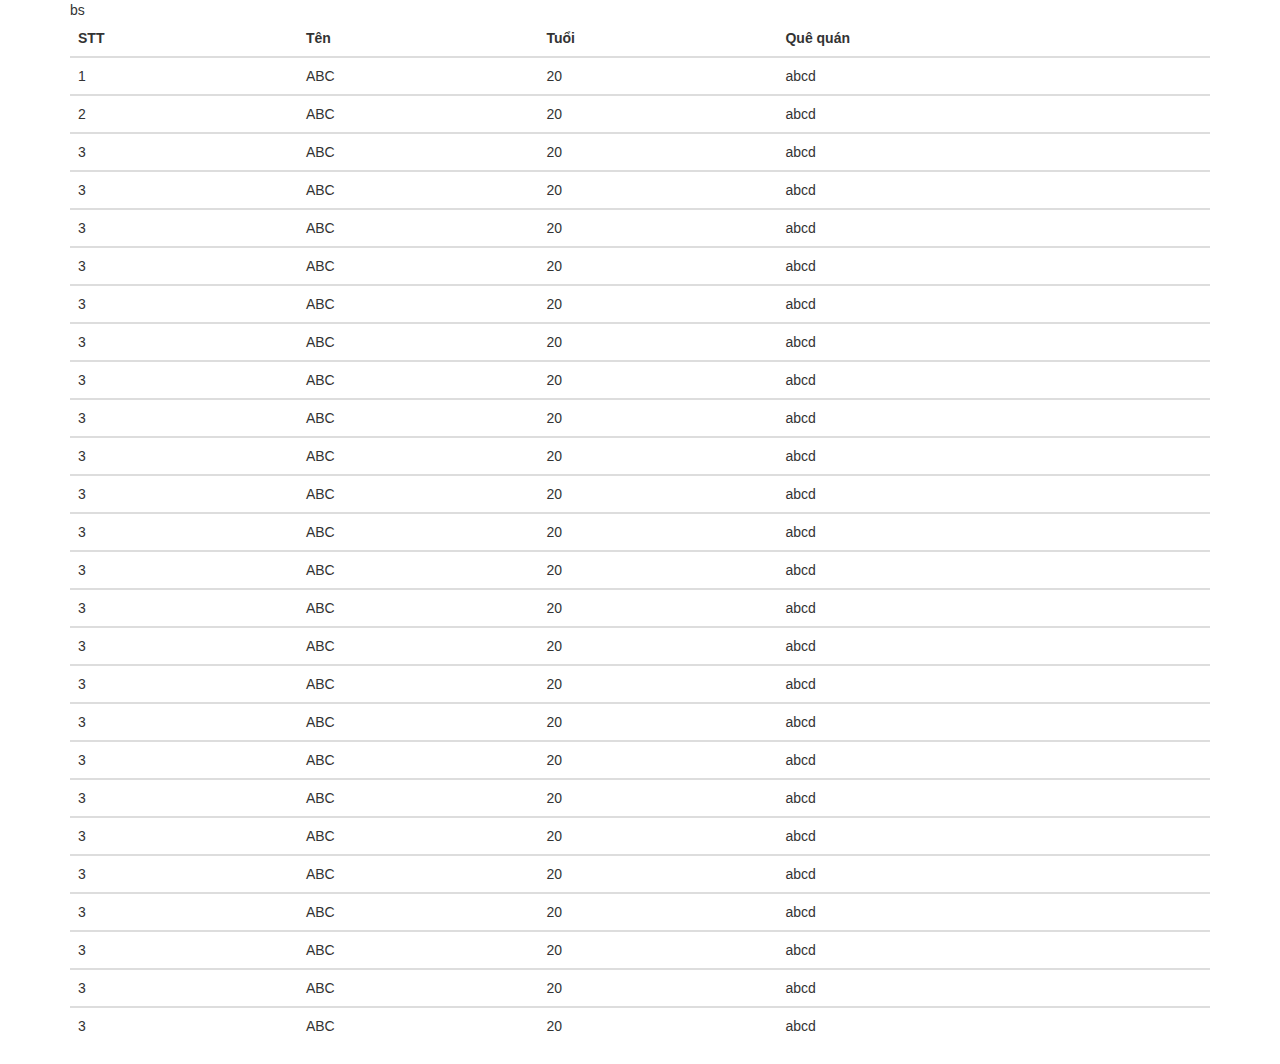
<file: bootstrap_demo/index.html>
<!DOCTYPE html>
<html lang="en">
<head>
    <meta charset="UTF-8">
    <meta name="viewport" content="width=device-width, initial-scale=1.0">
    <title>Document</title>
    <link rel="stylesheet" href="https://maxcdn.bootstrapcdn.com/bootstrap/3.4.1/css/bootstrap.min.css">
    <script src="https://ajax.googleapis.com/ajax/libs/jquery/3.6.4/jquery.min.js"></script>
    <script src="https://maxcdn.bootstrapcdn.com/bootstrap/3.4.1/js/bootstrap.min.js"></script>

</head>
<body>
    <div class="container">
        
        
        bs

       <table class="table table-hover">
        <thead>
            <tr>
                <th> STT</th>
                <th> Tên </th>
                <th> Tuổi </th>
                <th> Quê quán </th>
            </tr>
        </thead>
        <tbody>
            <tr>
                <td>1</td>
                <td>ABC</td>
                <td>20</td>
                <td>abcd</td>
            </tr>
        </tbody>
        <tbody>
            <tr>
                <td>2</td>
                <td>ABC</td>
                <td>20</td>
                <td>abcd</td>
            </tr>
        </tbody>
        <tbody>
            <tr>
                <td>3</td>
                <td>ABC</td>
                <td>20</td>
                <td>abcd</td>
            </tr>
        </tbody>
        <tbody>
            <tr>
                <td>3</td>
                <td>ABC</td>
                <td>20</td>
                <td>abcd</td>
            </tr>
        </tbody>
        <tbody>
            <tr>
                <td>3</td>
                <td>ABC</td>
                <td>20</td>
                <td>abcd</td>
            </tr>
        </tbody>
        <tbody>
            <tr>
                <td>3</td>
                <td>ABC</td>
                <td>20</td>
                <td>abcd</td>
            </tr>
        </tbody>
        <tbody>
            <tr>
                <td>3</td>
                <td>ABC</td>
                <td>20</td>
                <td>abcd</td>
            </tr>
        </tbody>
        <tbody>
            <tr>
                <td>3</td>
                <td>ABC</td>
                <td>20</td>
                <td>abcd</td>
            </tr>
        </tbody>
        <tbody>
            <tr>
                <td>3</td>
                <td>ABC</td>
                <td>20</td>
                <td>abcd</td>
            </tr>
        </tbody>
        <tbody>
            <tr>
                <td>3</td>
                <td>ABC</td>
                <td>20</td>
                <td>abcd</td>
            </tr>
        </tbody>
        <tbody>
            <tr>
                <td>3</td>
                <td>ABC</td>
                <td>20</td>
                <td>abcd</td>
            </tr>
        </tbody>
        <tbody>
            <tr>
                <td>3</td>
                <td>ABC</td>
                <td>20</td>
                <td>abcd</td>
            </tr>
        </tbody>
        <tbody>
            <tr>
                <td>3</td>
                <td>ABC</td>
                <td>20</td>
                <td>abcd</td>
            </tr>
        </tbody>
        <tbody>
            <tr>
                <td>3</td>
                <td>ABC</td>
                <td>20</td>
                <td>abcd</td>
            </tr>
        </tbody>
        <tbody>
            <tr>
                <td>3</td>
                <td>ABC</td>
                <td>20</td>
                <td>abcd</td>
            </tr>
        </tbody>
        <tbody>
            <tr>
                <td>3</td>
                <td>ABC</td>
                <td>20</td>
                <td>abcd</td>
            </tr>
        </tbody>
        <tbody>
            <tr>
                <td>3</td>
                <td>ABC</td>
                <td>20</td>
                <td>abcd</td>
            </tr>
        </tbody>
        <tbody>
            <tr>
                <td>3</td>
                <td>ABC</td>
                <td>20</td>
                <td>abcd</td>
            </tr>
        </tbody>
        <tbody>
            <tr>
                <td>3</td>
                <td>ABC</td>
                <td>20</td>
                <td>abcd</td>
            </tr>
        </tbody>
        <tbody>
            <tr>
                <td>3</td>
                <td>ABC</td>
                <td>20</td>
                <td>abcd</td>
            </tr>
        </tbody>
        <tbody>
            <tr>
                <td>3</td>
                <td>ABC</td>
                <td>20</td>
                <td>abcd</td>
            </tr>
        </tbody>
        <tbody>
            <tr>
                <td>3</td>
                <td>ABC</td>
                <td>20</td>
                <td>abcd</td>
            </tr>
        </tbody>
        <tbody>
            <tr>
                <td>3</td>
                <td>ABC</td>
                <td>20</td>
                <td>abcd</td>
            </tr>
        </tbody>
        <tbody>
            <tr>
                <td>3</td>
                <td>ABC</td>
                <td>20</td>
                <td>abcd</td>
            </tr>
        </tbody>
        <tbody>
            <tr>
                <td>3</td>
                <td>ABC</td>
                <td>20</td>
                <td>abcd</td>
            </tr>
        </tbody>
        <tbody>
            <tr>
                <td>3</td>
                <td>ABC</td>
                <td>20</td>
                <td>abcd</td>
            </tr>
        </tbody>
       </table>
       
       
    </div>
</body>
</html>
</file>
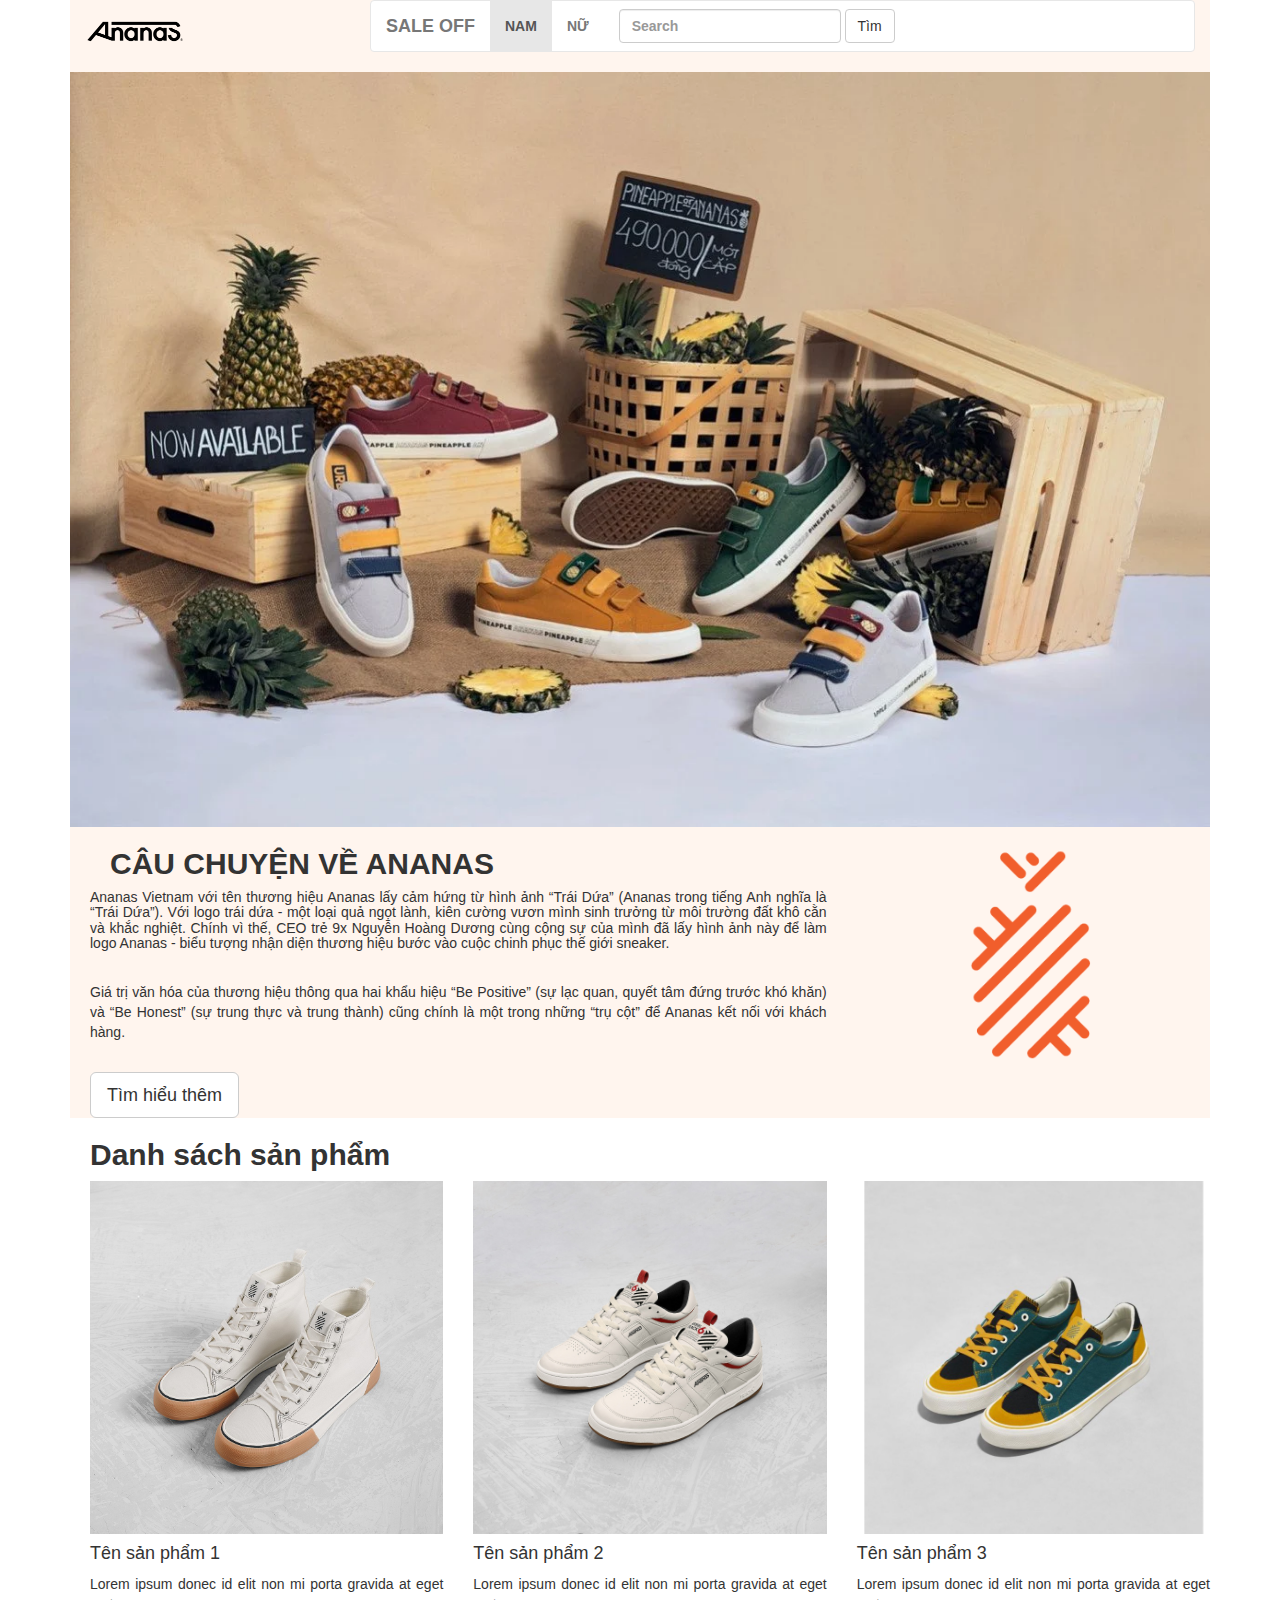
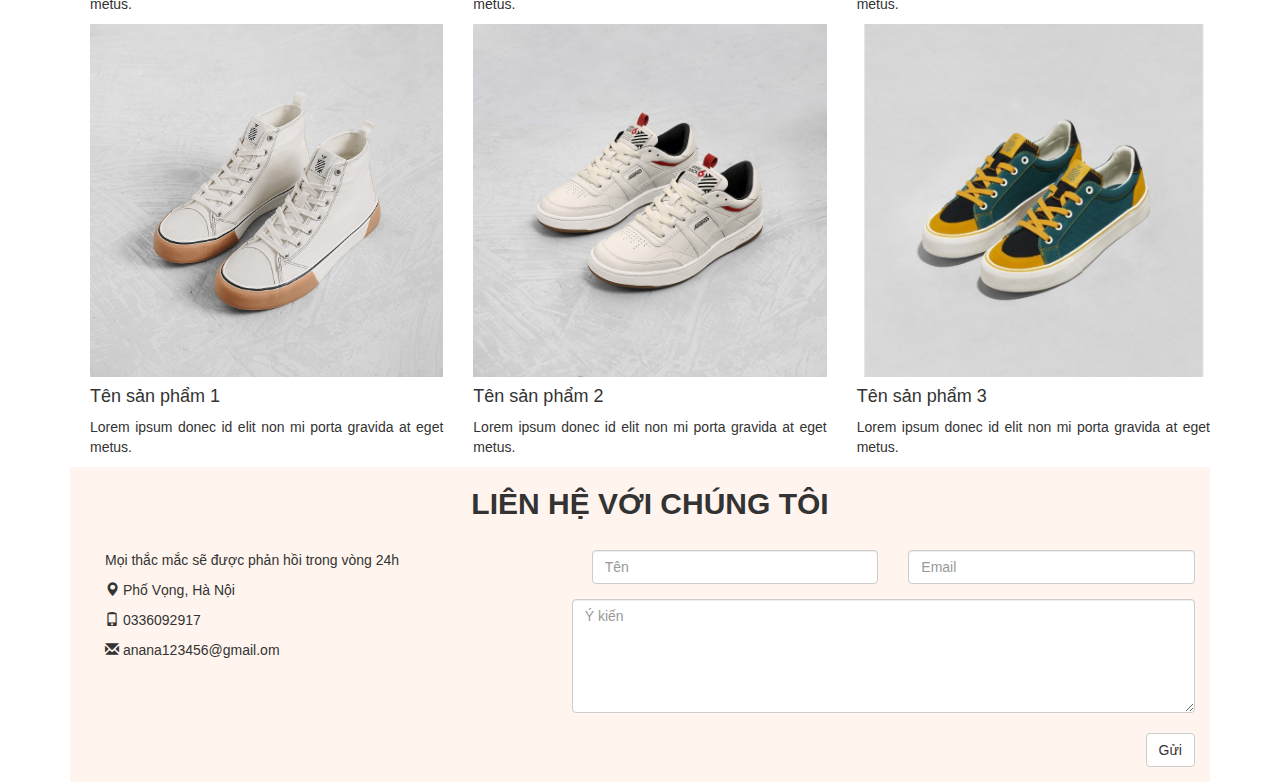
<file: btvn_2/index.html>
<!DOCTYPE html>
<html lang="en">
<head>
    <meta charset="UTF-8">
    <meta name="viewport" content="width=device-width, initial-scale=1.0">
    <title>Document</title>
    <link rel="stylesheet" href="https://maxcdn.bootstrapcdn.com/bootstrap/3.4.1/css/bootstrap.min.css">
    <link href="https://fonts.googleapis.com/css?family=Montserrat" rel="stylesheet" type="text/css">
    <link href="https://fonts.googleapis.com/css?family=Lato" rel="stylesheet" type="text/css">
    <script src="https://ajax.googleapis.com/ajax/libs/jquery/3.6.4/jquery.min.js"></script>
    <script src="https://maxcdn.bootstrapcdn.com/bootstrap/3.4.1/js/bootstrap.min.js"></script>
    <style>
        #logo{
            margin-top: 20px;
            margin-left: 0;
            margin-bottom: 20px;
        }
        #about{
            background-color: seashell;
        }
        .navbar{
            background-color: white;
            font-weight: bold;
            align-content: end;
        }
        .row{
            text-align: justify;
            padding-left: 20px;

        }
        #contact{
            background-color: seashell;
        }
        h2{
            font-weight: bold;
            margin-left: 20px;
        }
    </style>
</head>
<body>
    <div class="container">   
        <div class="col-xs-3 col-sm-3 col-md-3 col-lg-3">
            <img src="Ananas-Logo-PNG-2.png" alt="logo_text" width="100px">
        </div>
        
        <div class="col-xs-9 col-sm-9 col-md-9 col-lg-9">
            <nav class="navbar navbar-default" role="navigation">
                <!-- Brand and toggle get grouped for better mobile display -->
                <div class="navbar-header">
                    <button type="button" class="navbar-toggle" data-toggle="collapse" data-target=".navbar-ex1-collapse">
                        <span class="sr-only">Toggle navigation</span>
                        <span class="icon-bar"></span>
                        <span class="icon-bar"></span>
                        <span class="icon-bar"></span>
                    </button>
                    <a class="navbar-brand" href="https://ananas.vn/promotion/clearance-sale/">SALE OFF</a>
                </div>
            
                <!-- Collect the nav links, forms, and other content for toggling -->
                <div class="collapse navbar-collapse navbar-ex1-collapse">
                    <ul class="nav navbar-nav">
                        <li class="active"><a href="https://ananas.vn/product-list?gender=men&category=&attribute=">NAM</a></li>
                        <li><a href="https://ananas.vn/product-list/?gender=women">NỮ</a></li>
                    </ul>
                    <form class="navbar-form navbar-left" role="search">
                        <div class="form-group">
                            <input type="text" class="form-control" placeholder="Search">
                        </div>
                        <button type="submit" class="btn btn-default">Tìm</button>
                    </form>
                </div><!-- /.navbar-collapse -->
            </nav>
        </div>
        <div id="about">
            <img class="img-responsive" src="cac_dong_giay_cua_nha_dua_co_tinh_ung_dung_da_dang_d3b8026d50494af0b6d85f8393d0e7f2.webp" height="500px">
            <div class="row">
              <div class="col-lg-8">
                <h2>CÂU CHUYỆN VỀ ANANAS</h2>
                <h5>Ananas Vietnam với tên thương hiệu Ananas lấy cảm hứng từ hình ảnh “Trái Dứa” (Ananas trong tiếng Anh nghĩa là “Trái Dứa”). Với logo trái dứa - một loại quả ngọt lành, kiên cường vươn mình sinh trưởng từ môi trường đất khô cằn và khắc nghiệt. 
                    Chính vì thế, CEO trẻ 9x Nguyễn Hoàng Dương cùng cộng sự của mình đã lấy hình ảnh này để làm logo Ananas - biểu tượng nhận diện thương hiệu bước vào cuộc chinh phục thế giới sneaker.</h5><br>
                <p>Giá trị văn hóa của thương hiệu thông qua hai khẩu hiệu “Be Positive” (sự lạc quan, quyết tâm đứng trước khó khăn) và “Be Honest” (sự trung thực và trung thành) cũng chính là một trong những “trụ cột” để Ananas kết nối với khách hàng. </p>
                <br><button class="btn btn-default btn-lg">Tìm hiểu thêm</button> <br>
              </div>
              <div class="col-lg-4">
                <img id="logo" src="Ananas-Logo-PNG-1.png" alt="logo_pineapple" style="width:100%">
              </div>
            </div>
        </div>

        <div class="product-list">
            <h2> Danh sách sản phẩm</h2>
            <div class="row">
                <div class="col-md-4">
                      <img src="trang.jpg" alt="Lights" style="width:100%">
                      <div class="caption">
                        <h4> Tên sản phẩm 1 </h4>
                        <p>Lorem ipsum donec id elit non mi porta gravida at eget metus.</p>
                      </div>
                </div>
                <div class="col-md-4">
                      <img src="low.jpg" alt="Nature" style="width:100%">
                      <div class="caption">
                        <h4>Tên sản phẩm 2</h4>
                        <p>Lorem ipsum donec id elit non mi porta gravida at eget metus.</p>
                      </div>
                </div>
                <div class="col-md-4">
                      <img src="xanh.jpg" alt="Fjords" style="width:100%">
                      <div class="caption">
                        <h4> Tên sản phẩm 3</h4>
                        <p>Lorem ipsum donec id elit non mi porta gravida at eget metus.</p>
                      </div>
                </div>
            </div>  
            <div class="row">
                <div class="col-md-4">
                      <img src="trang.jpg" alt="Lights" style="width:100%">
                      <div class="caption">
                        <h4> Tên sản phẩm 1 </h4>
                        <p>Lorem ipsum donec id elit non mi porta gravida at eget metus.</p>
                      </div>
                </div>
                <div class="col-md-4">
                      <img src="low.jpg" alt="Nature" style="width:100%">
                      <div class="caption">
                        <h4>Tên sản phẩm 2</h4>
                        <p>Lorem ipsum donec id elit non mi porta gravida at eget metus.</p>
                      </div>
                </div>
                <div class="col-md-4">
                      <img src="xanh.jpg" alt="Fjords" style="width:100%">
                      <div class="caption">
                        <h4> Tên sản phẩm 3</h4>
                        <p>Lorem ipsum donec id elit non mi porta gravida at eget metus.</p>
                      </div>
                </div>
            </div>  
        </div>
        <div id="contact" class="container-fluid">
            <h2 class="text-center">LIÊN HỆ VỚI CHÚNG TÔI</h2> <br>
            <div class="row">
              <div class="col-sm-5">
                <p>Mọi thắc mắc sẽ được phản hồi trong vòng 24h</p>
                <p><span class="glyphicon glyphicon-map-marker"></span> Phố Vọng, Hà Nội</p>
                <p><span class="glyphicon glyphicon-phone"></span> 0336092917 </p>
                <p><span class="glyphicon glyphicon-envelope"></span> anana123456@gmail.om</p>
              </div>
              <div class="col-sm-7 slideanim">
                <div class="row">
                  <div class="col-sm-6 form-group">
                    <input class="form-control" id="name" name="name" placeholder="Tên" type="text" required>
                  </div>
                  <div class="col-sm-6 form-group">
                    <input class="form-control" id="email" name="email" placeholder="Email" type="email" required>
                  </div>
                </div>
                <textarea class="form-control" id="comments" name="comments" placeholder="Ý kiến" rows="5"></textarea><br>
                <div class="row">
                  <div class="col-sm-12 form-group">
                    <button class="btn btn-default pull-right" type="submit">Gửi</button>
                  </div>
                </div>
              </div>
            </div>
          </div>
    </div>
</body>
</html>
</file>
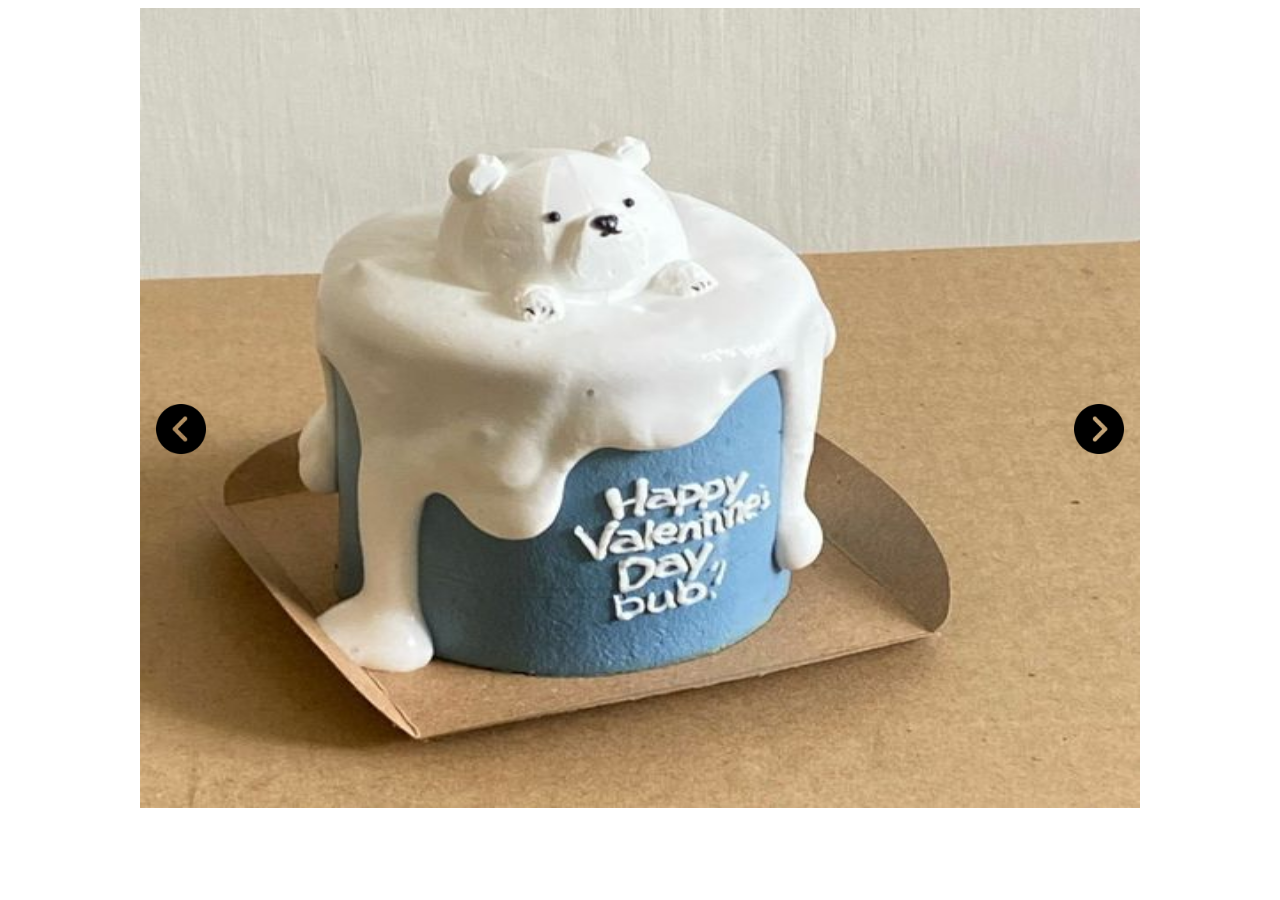
<file: btvn_3.1/index.html>
<!DOCTYPE html>
<html lang="en">
<head>
    <meta charset="UTF-8">
    <meta name="viewport" content="width=device-width, initial-scale=1.0">
    <title>Document</title>
    <link rel="stylesheet" href="style.css">
</head>
<body>

    <div class="container">
        <div class="slide">
        <img src="./img/010012b56eccf20e6cddfe2664f99452.jpg" style="width: 100%; height: 800px;">
        </div>
    
        <div class="slide">
        <img src="./img/24f5e4ecb5553a909cd35b92ac5c09e4.jpg" style="width: 100%; height: 800px;">
        </div>
    
        <div class="slide">
        <img src="./img/296e2646519537910dffe41c8eebe956.jpg" style="width: 100%; height: 800px;">
        </div>
        
        <div class="slide">
        <img src="./img/334c48f407bba187b10350187470a992.jpg" style="width: 100%; height: 800px;">
        </div>

        <div class="slide">
        <img src="./img/651b699b1f61776229419755d6f1b281.jpg" style="width: 100%; height: 800px;">
        </div>

        <div class="slide">
        <img src="./img/91fc8f1c34a3871428f6104ce141afe3.jpg" style="width: 100%; height: 800px">
        </div>

        <div class="slide">
        <img src="./img/b339a8bd619bf008315f298e47bb25a9.jpg" style="width: 100%; height: 800px">
        </div>

        <div class="slide">
        <img src="./img/fcda0bf4dbda83a8b7fd2c6c5c4d7a83.jpg" style="width: 100%; height: 800px">
        </div>

        <a class="prev">
        <img src="./img/previous.png" style="width: 50px;">
        </a>
        <a class="next">
        <img src="./img/next.png" style="width: 50px;">
        </a>
    </div>
    
    <script src="https://code.jquery.com/jquery-3.5.1.min.js" integrity="sha256-9/aliU8dGd2tb6OSsuzixeV4y/faTqgFtohetphbbj0=" crossorigin="anonymous"></script>
    <script src="effect.js"></script>
    
  </div>
</body>
</html>
</file>
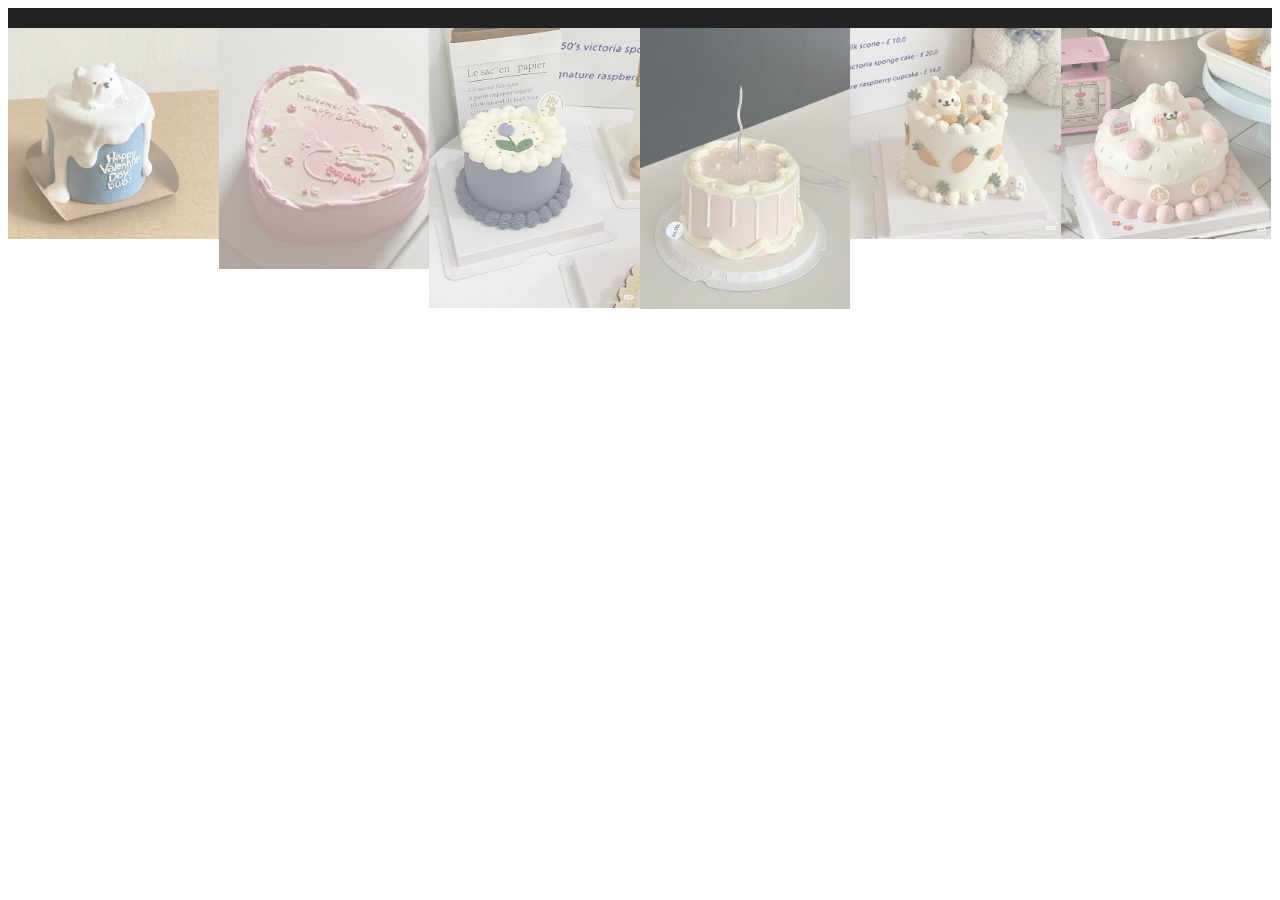
<file: btvn_3.2/index.html>
<!DOCTYPE html>
<html lang="en">
<head>
    <meta charset="UTF-8">
    <meta name="viewport" content="width=device-width, initial-scale=1.0">
    <title>Document</title>
    <link rel="stylesheet" href="style.css">
    <script src="effect.js"></script>
</head>
<body>

<div class="container">


    <div class="mySlides">
      <div class="numbertext">1 / 6</div>
        <img src="./img/010012b56eccf20e6cddfe2664f99452.jpg" style="width:100%">
    </div>

    <div class="mySlides">
      <div class="numbertext">1 / 6</div>
        <img src="./img/24f5e4ecb5553a909cd35b92ac5c09e4.jpg" style="width:100%">
    </div>

    <div class="mySlides">
      <div class="numbertext">1 / 6</div>
        <img src="./img/296e2646519537910dffe41c8eebe956.jpg" style="width:100%">
    </div>

    <div class="mySlides">
      <div class="numbertext">1 / 6</div>
        <img src="./img/334c48f407bba187b10350187470a992.jpg" style="width:100%">
    </div>

    <div class="mySlides">
      <div class="numbertext">1 / 6</div>
        <img src="./img/651b699b1f61776229419755d6f1b281.jpg" style="width:100%">
    </div>

    <div class="mySlides">
      <div class="numbertext">1 / 6</div>
        <img src="./img/91fc8f1c34a3871428f6104ce141afe3.jpg" style="width:100%">
    </div>

    <a class="prev" onclick="plusSlides(-1)"> ❮
    </a>
    <a class="next" onclick="plusSlides(1)"> ❯
    </a>

    <div class="caption-container">
      <p id="caption"></p>
    </div>
  
 
    <div class="row">
      <div class="column">
        <img class="demo cursor" src="./img/010012b56eccf20e6cddfe2664f99452.jpg" style="width:100%" onclick="currentSlide(1)" alt="The Woods">
      </div>
      <div class="column">
        <img class="demo cursor" src="./img/24f5e4ecb5553a909cd35b92ac5c09e4.jpg" style="width:100%" onclick="currentSlide(2)" alt="Cinque Terre">
      </div>
      <div class="column">
        <img class="demo cursor" src="./img/296e2646519537910dffe41c8eebe956.jpg" style="width:100%" onclick="currentSlide(3)" alt="Mountains and fjords">
      </div>
      <div class="column">
        <img class="demo cursor" src="./img/334c48f407bba187b10350187470a992.jpg" style="width:100%" onclick="currentSlide(4)" alt="Northern Lights">
      </div>
      <div class="column">
        <img class="demo cursor" src="./img/651b699b1f61776229419755d6f1b281.jpg" style="width:100%" onclick="currentSlide(5)" alt="Nature and sunrise">
      </div>
      <div class="column">
        <img class="demo cursor" src="./img/91fc8f1c34a3871428f6104ce141afe3.jpg" style="width:100%" onclick="currentSlide(6)" alt="Snowy Mountains">
      </div>
    </div>
  </div>
</body>
</html>
</file>
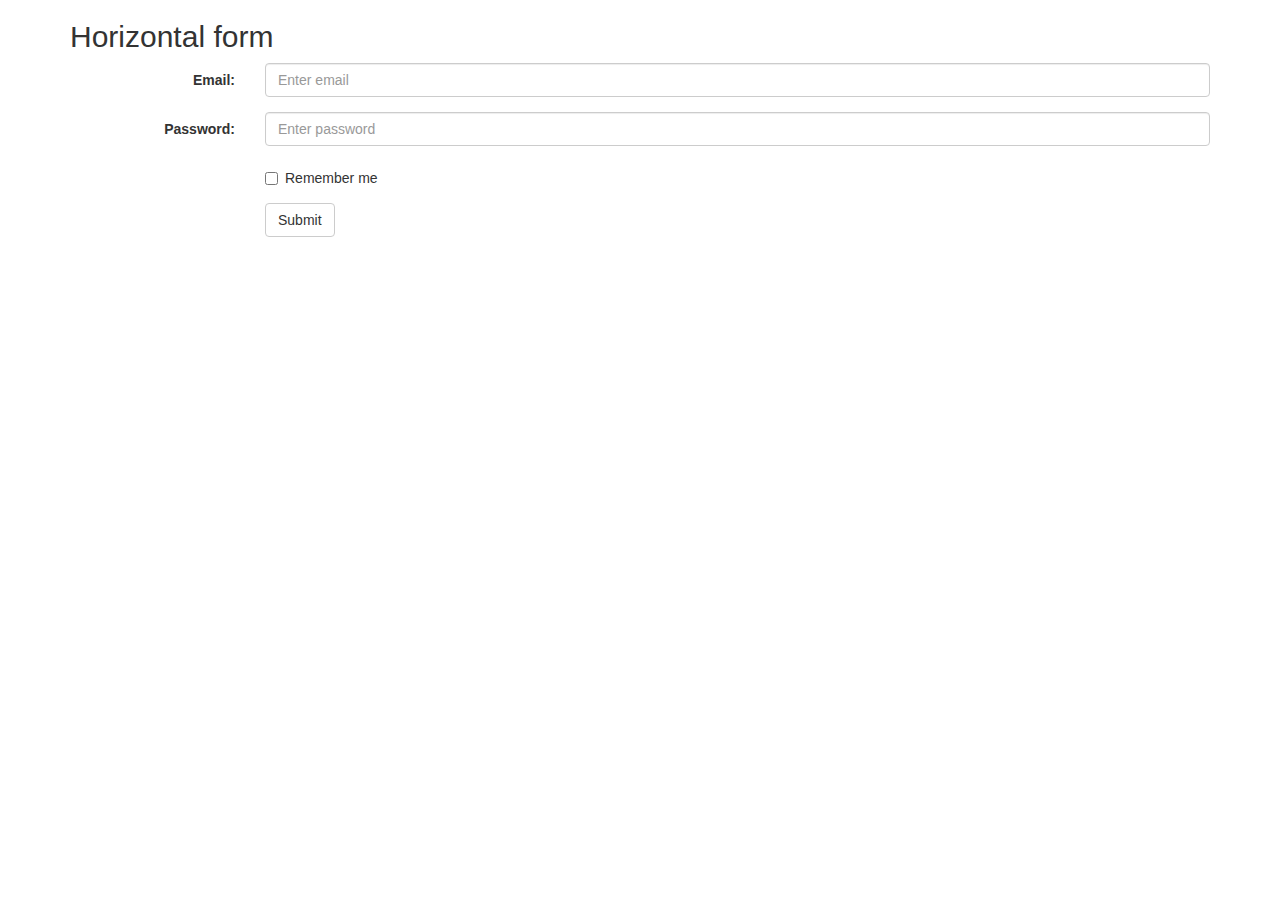
<file: buổi 8_jquery/index.html>
<!DOCTYPE html>
<html lang="en">
<head>
    <meta charset="UTF-8">
    <meta name="viewport" content="width=device-width, initial-scale=1.0">
    <title>Document</title>
    <link rel="stylesheet" href="https://maxcdn.bootstrapcdn.com/bootstrap/3.4.1/css/bootstrap.min.css">
  <script src="https://ajax.googleapis.com/ajax/libs/jquery/3.6.4/jquery.min.js"></script>
  <script src="https://maxcdn.bootstrapcdn.com/bootstrap/3.4.1/js/bootstrap.min.js"></script>
    <style>
        .error{
            color: red;
            font-style: italic;
            display: none;
        }
        .error2{
            color: red;
            font-style: italic;
            display: none;
        }
    </style>
</head>
<body>
    
    <div class="container">
        <h2>Horizontal form</h2>
        <form class="form-horizontal" action="/action_page.php">
          <div class="form-group">
            <label class="control-label col-sm-2" for="email">Email:</label>
            <div class="col-sm-10">
              <input type="email" class="form-control" id="email" placeholder="Enter email" name="email">
              <i class="error">(*) khong duoc de trong</i>
            </div>
          </div>
          <div class="form-group">
            <label class="control-label col-sm-2" for="pwd">Password:</label>
            <div class="col-sm-10">          
              <input type="password" class="form-control" id="pwd" placeholder="Enter password" name="pwd">
              <i class="error2">(*) toi thieu 6 ki tu</i>
              
            </div>
          </div>
          <div class="form-group">        
            <div class="col-sm-offset-2 col-sm-10">
              <div class="checkbox">
                <label><input type="checkbox" name="remember"> Remember me</label>
              </div>
            </div>
          </div>
          <div class="form-group">        
            <div class="col-sm-offset-2 col-sm-10">
              <button type="submit" class="btn btn-default">Submit</button>
            </div>
          </div>
        </form>
      </div>

    <script>
    $(document).ready(function(){
        $("#email").blur(function(e){
            let email = $("#email").val();
            if(email ==""){
                $(".error").show();
                $(".btn").attr(`disabled`,true);
            }
            else{
                $(".error").hide();
                $(".btn").attr(`disabled`,flase);
            }

        })
        $("#pwd").blur(function(){
            let pwd = $("#pwd").val();
            if(pwd.length < 6){
                $(".error2").show();
                $(".btn").attr(`disabled`,true);
            }
            else{
                $(".error2").hide();
                $(".btn").attr(`disabled`,flase);
            }

        })

    });

    </script>



</body>
</html>
</file>
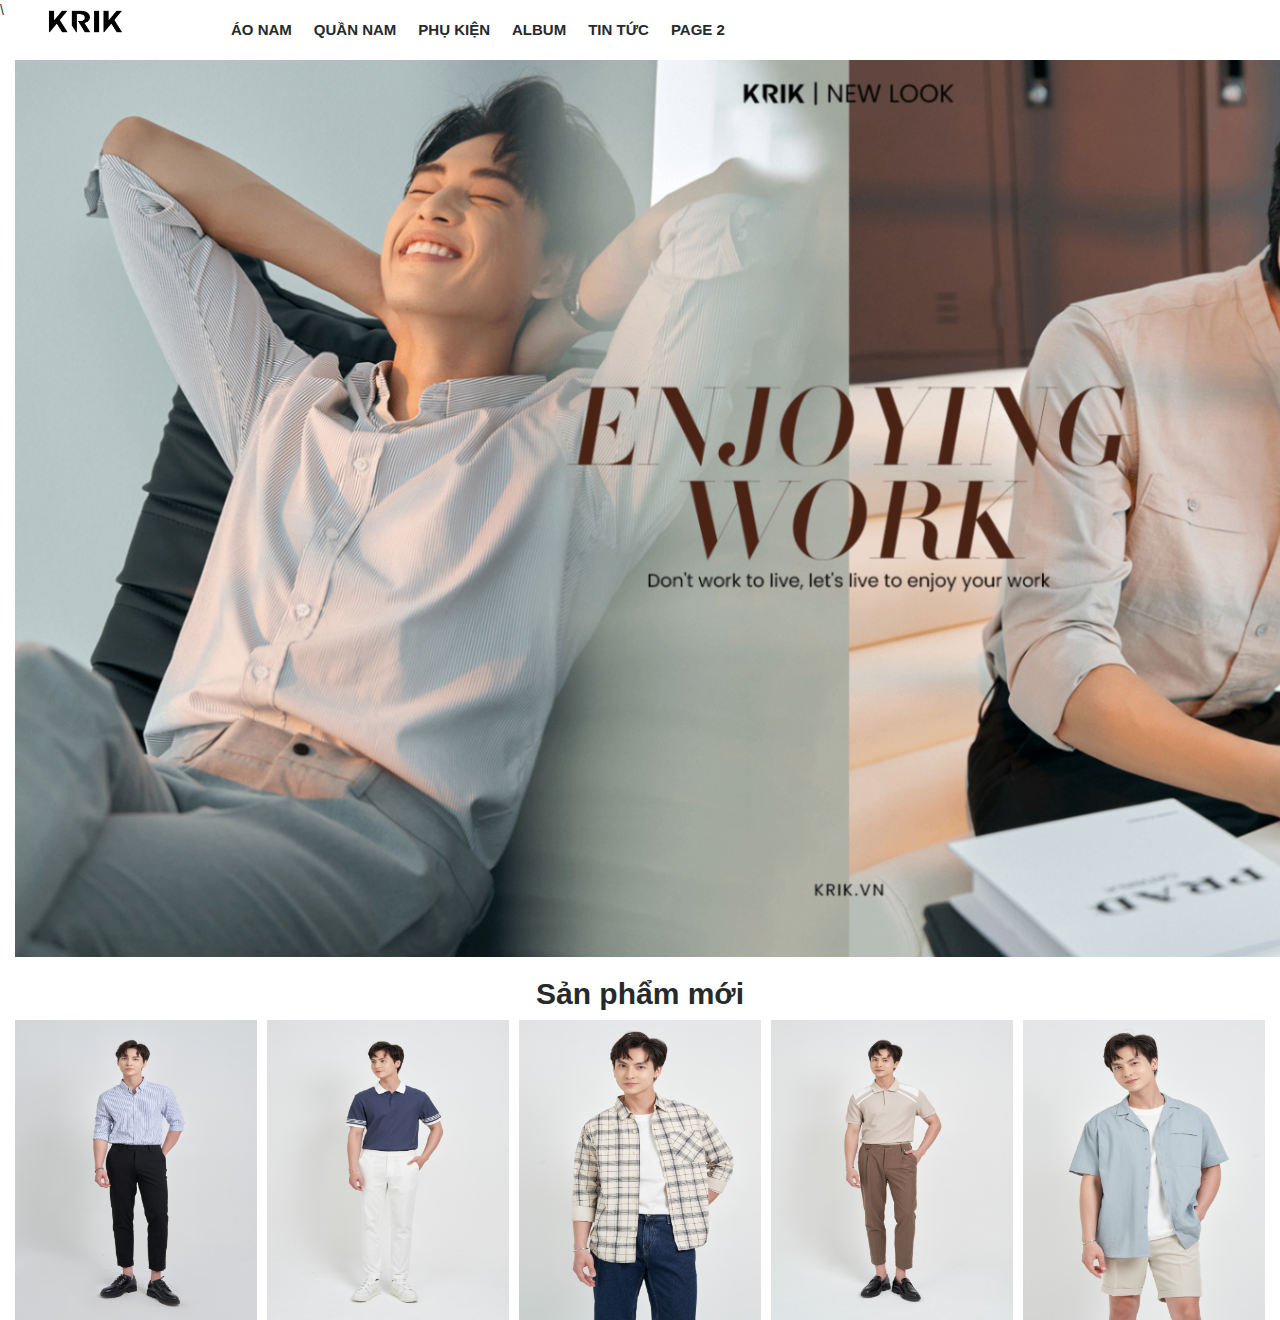
<file: thuc_hanh/index.html>
<!DOCTYPE html>
<html lang="en">

<head>
    <meta charset="UTF-8">
    <meta name="viewport" content="width=device-width, initial-scale=1.0">
    <title>Document</title>
    <link rel="stylesheet" href="https://maxcdn.bootstrapcdn.com/bootstrap/3.4.1/css/bootstrap.min.css">
    <script src="https://ajax.googleapis.com/ajax/libs/jquery/3.6.4/jquery.min.js"></script>
    <script src="https://maxcdn.bootstrapcdn.com/bootstrap/3.4.1/js/bootstrap.min.js"></script>\
    <link rel="stylesheet" href="owlcarousel/owl.carousel.min.css">
    <link rel="stylesheet" href="owlcarousel/owl.theme.default.min.css">
    <link rel="stylesheet" href="style.css">
</head>

<body>

    <div class="container-fluid">
        <div class="header" style="background-color: white; position: fixed; width: 100%;">
            <div class="row">

                <div class="logo-mid col-lg-2">
                    <div class="">
                        <a class="" href="#">
                            <img src="./img/logo/20230719_2Vl6LJgp.webp" alt="" width="83px" height=43px>
                        </a>
                    </div>
                </div>
                <div class="col-lg-8">
                    <ul class="nav navbar-nav">
                        <li class="active"><a href="#">ÁO NAM</a></li>
                        <li class="active"><a href="#">QUẦN NAM</a></li>
                        <li class="active"><a href="#">PHỤ KIỆN</a></li>
                        <li class="active"><a href="#">ALBUM</a></li>
                        <li class="active"><a href="#">TIN TỨC</a></li>
                        <!-- <li class="dropdown"><a class="dropdown-toggle" data-toggle="dropdown" href="#">Page 1 <span
                                    class="caret"></span></a>
                            <ul class="dropdown-menu">
                                <li><a href="#">Page 1-1</a></li>
                                <li><a href="#">Page 1-2</a></li>
                                <li><a href="#">Page 1-3</a></li>
                            </ul>
                        </li> -->
                        <li><a href="#">Page 2</a></li>
                    </ul>
                </div>

            </div>

        </div>

    </div>

    <div class="container-fluid">
        <a href="">
            <img src="./img/header/20230905_LDEArqEV.webp" alt="">
        </a>
    </div>
    <div class="title_1">
        <h2><a href="">Sản phẩm mới</a> </h2>
    </div>
    <div class="container-fluid">
        <div class="owl-carousel owl-theme">
            <div class="item"><img src="./img/product/20230613_jEqE4tK3D8.jpeg" alt="" width="300px" height="300px">
            </div>
            <div class="item"><img src="./img/product/20230713_BA1mrOukgv.jpeg" alt="" width="300px" height="300px">
            </div>
            <div class="item"><img src="./img/product/20230713_cN9UPOPmPE.jpeg" alt="" width="300px" height="300px">
            </div>
            <div class="item"><img src="./img/product/20230713_I6piX7hbI2.jpeg" alt="" width="300px" height="300px">
            </div>
            <div class="item"><img src="./img/product/20230713_kABNGxKT17.jpeg" alt="" width="300px" height="300px">
            </div>
        </div>
    </div>




    <script>
        $(document).ready(function () {
            $('.owl-carousel').owlCarousel({
                loop: true,
                margin: 10,
                nav: true,
                responsive: {
                    0: {
                        items: 1
                    },
                    600: {
                        items: 3
                    },
                    1000: {
                        items: 5
                    }
                }
            })
        })

    </script>
    <script src="./js/jquery.min.js"></script>
    <script src="./js/owl.carousel.min.js"></script>
</body>

</html>
</file>
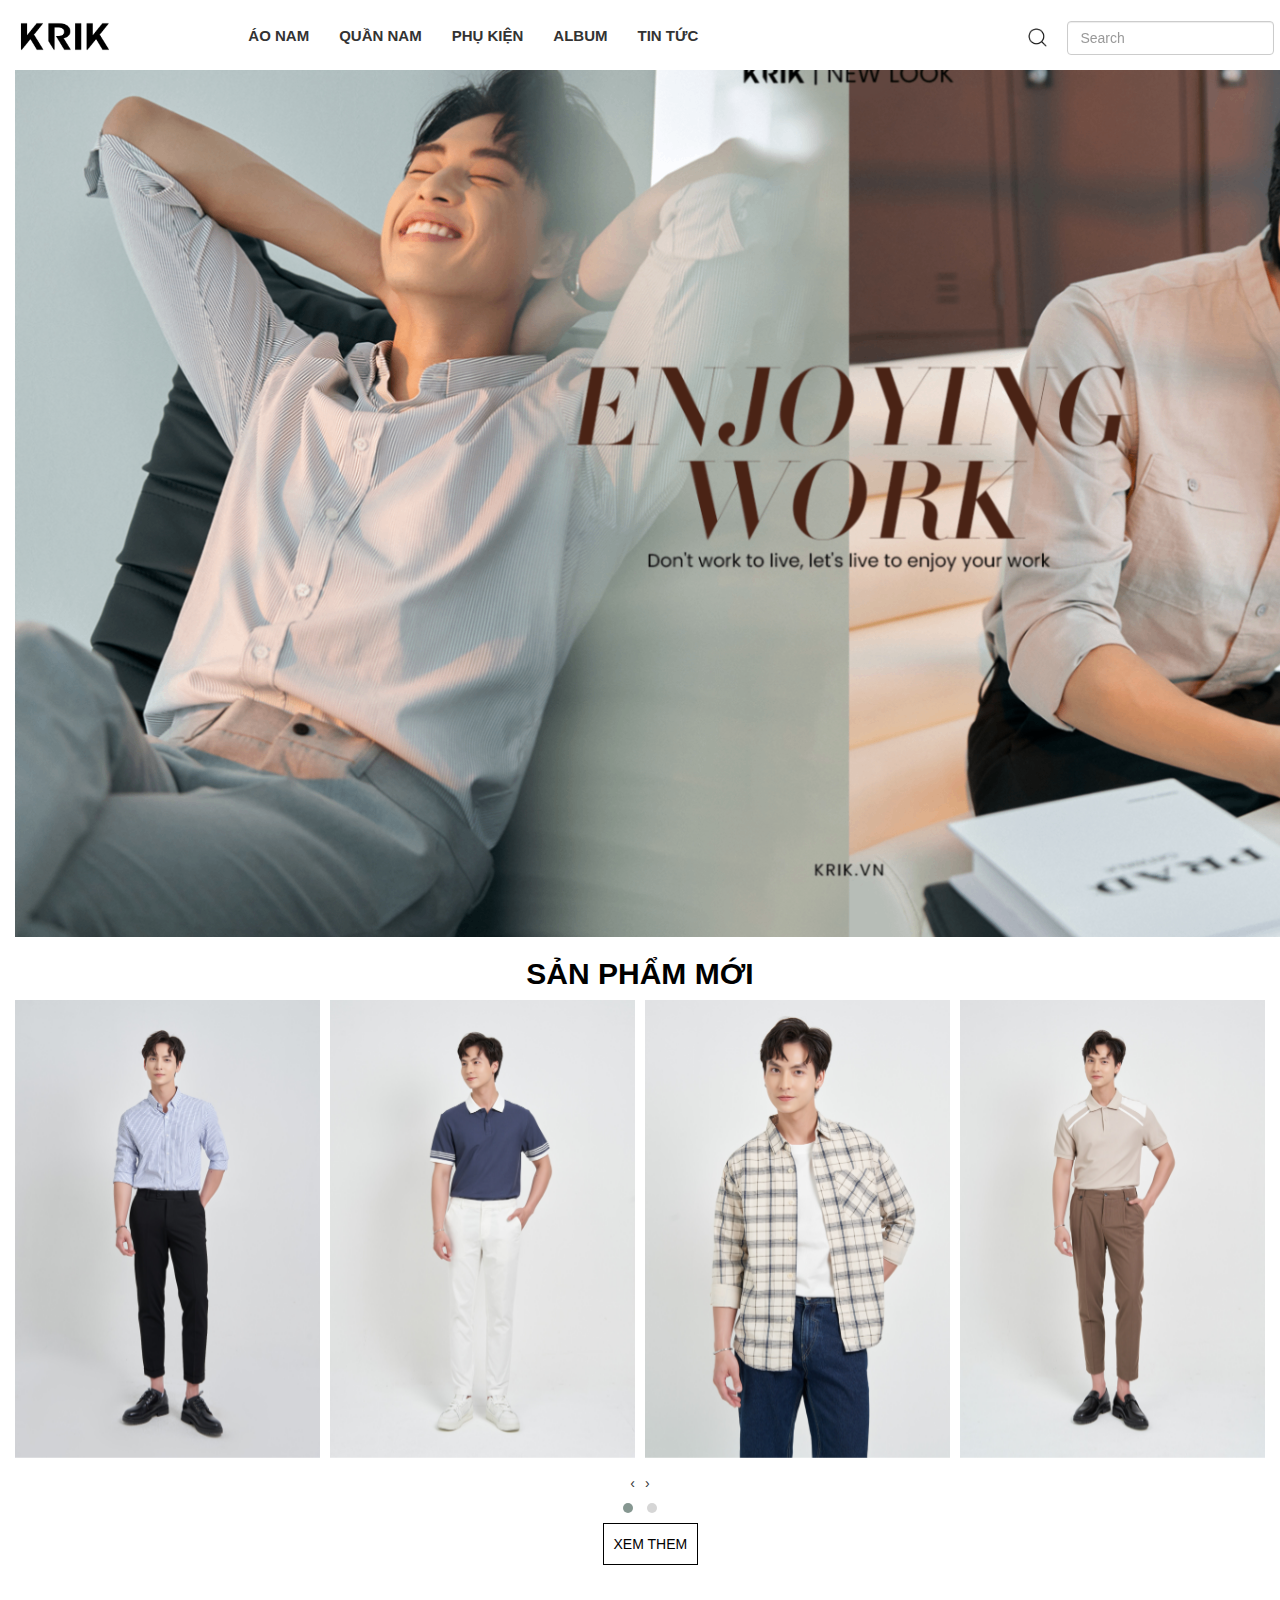
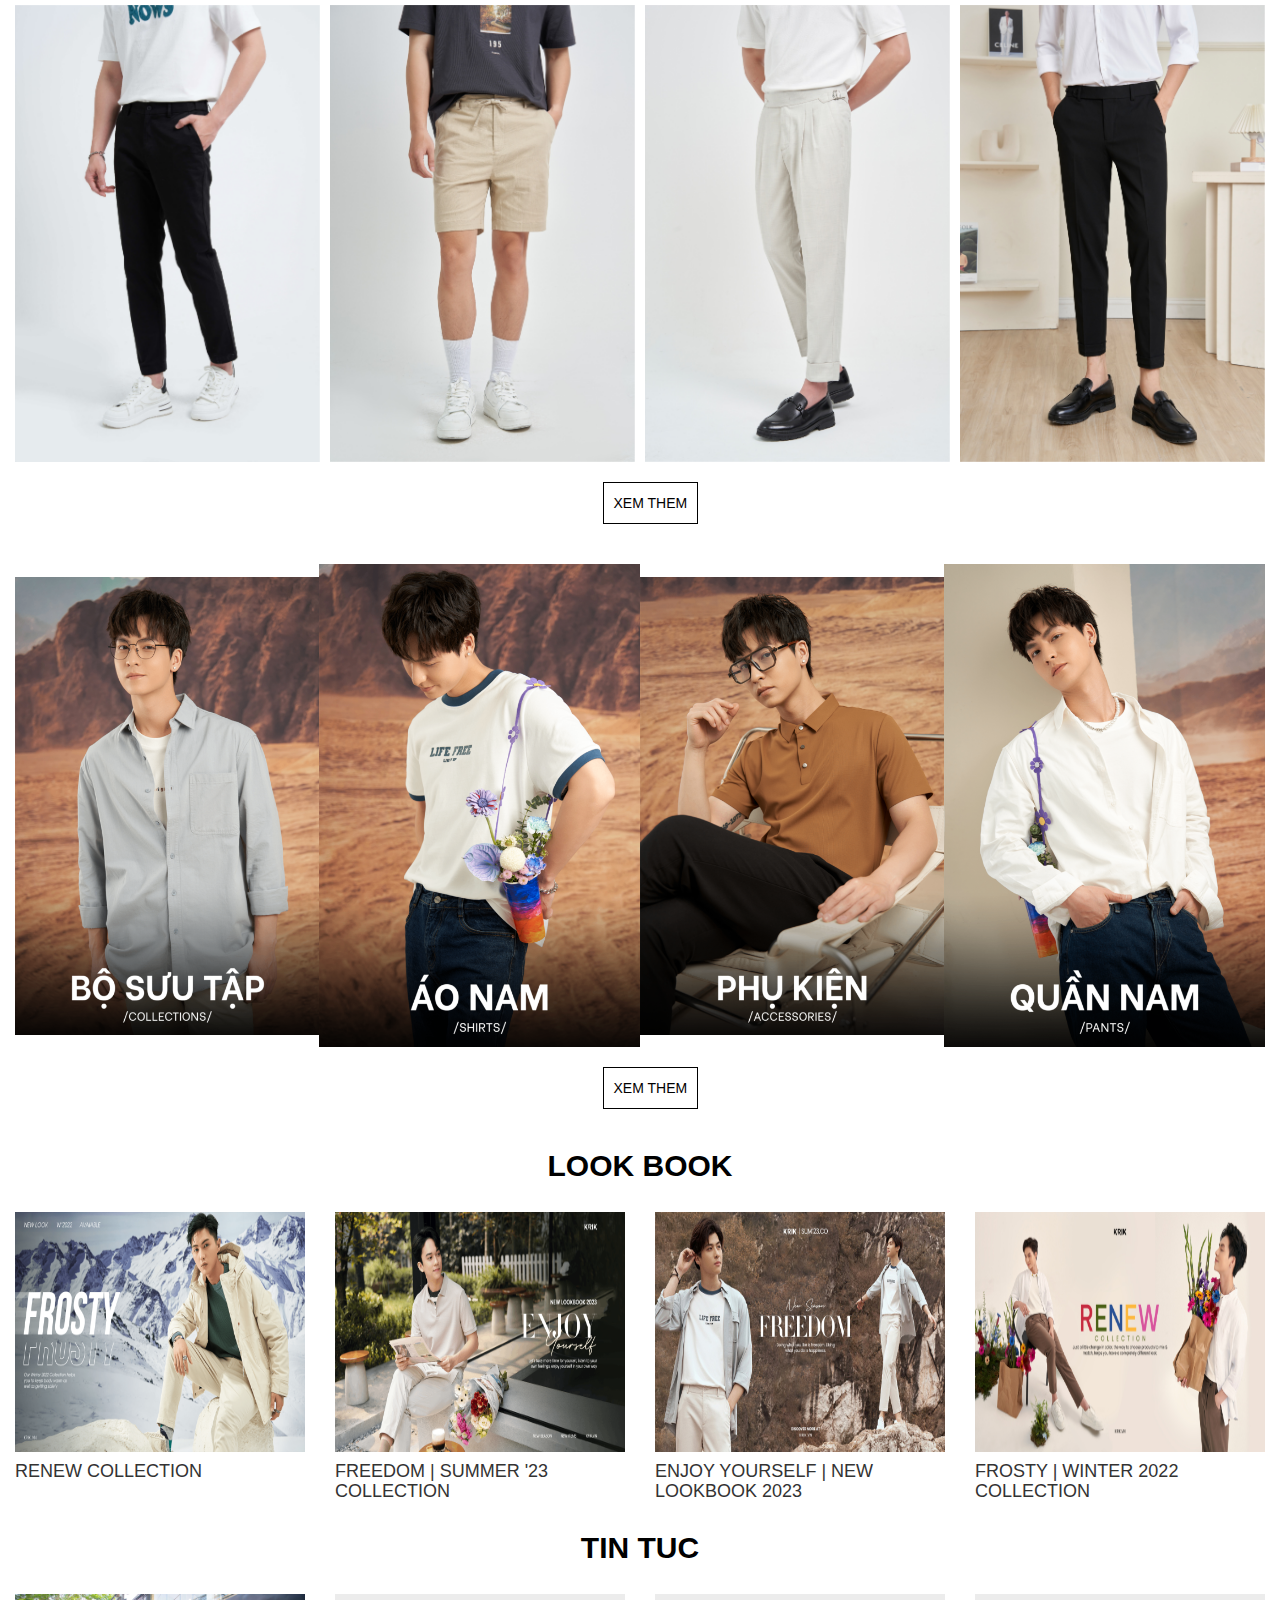
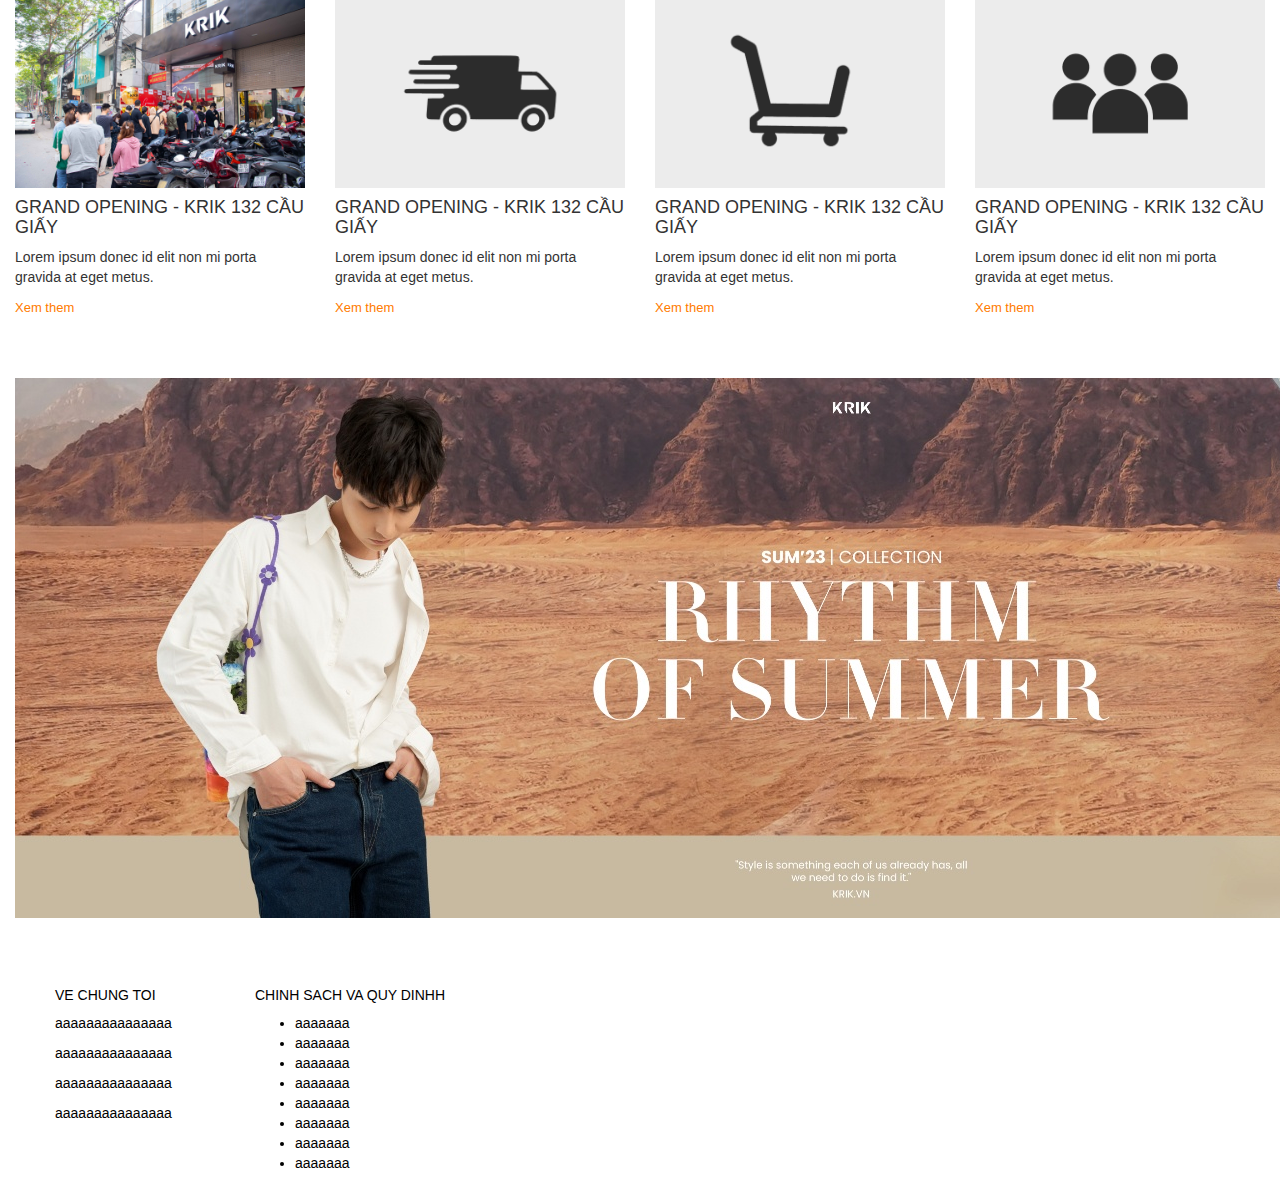
<file: Thực hành buổi 4/index.html>
<!DOCTYPE html>
<html lang="en">

<head>
    <meta charset="UTF-8">
    <meta name="viewport" content="width=device-width, initial-scale=1.0">
    <title>Document</title>
    <link rel="stylesheet" href="https://maxcdn.bootstrapcdn.com/bootstrap/3.4.1/css/bootstrap.min.css">
    <link href="https://fonts.googleapis.com/css?family=Montserrat" rel="stylesheet" type="text/css">
    <link href="https://fonts.googleapis.com/css?family=Lato" rel="stylesheet" type="text/css">
    <script src="https://ajax.googleapis.com/ajax/libs/jquery/3.6.4/jquery.min.js"></script>
    <script src="https://maxcdn.bootstrapcdn.com/bootstrap/3.4.1/js/bootstrap.min.js"></script>
    <link rel="stylesheet" href="owlcarousel/owl.carousel.min.css">
    <link rel="stylesheet" href="owlcarousel/owl.theme.default.min.css">
    <link rel="stylesheet" href="style.css">

</head>

<body>
    <div class="container-fluid">
        <div class="header">
            <div class="row">
                <div class="col-lg-2 col-md-2">
                    <div class="navbar-header">
                        <img class="logo-mid" src="header/20230719_2Vl6LJgp.webp">
                    </div>
                </div>
                <div class="col-lg-7 col-md-7">
                    <ul class="nav navbar-nav">
                        <li class="active"><a href="#">ÁO NAM</a></li>
                        <li class="active"><a href="#">QUẦN NAM</a></li>
                        <li class="active"><a href="#">PHỤ KIỆN</a></li>
                        <li class="active"><a href="#">ALBUM</a></li>
                        <li class="active"><a href="#">TIN TỨC</a></li>
                    </ul>
                </div>

                <div class="col-lg-3 col-md-0">
                    <form class="navbar-form navbar-left" action="/action_page.php">
                        <button type="submit" class="btn btn-link">
                            <img src="magnifying-glass.png" width="25px">
                        </button>
                        <div class="form-group">
                            <input type="text" class="form-control" placeholder="Search" name="search">
                        </div>
                    </form>
                </div>

            </div>
        </div>
    </div>
    <div class="container-fluid">
        <a href="">
            <img src="header/20230905_LDEArqEV.webp" alt="">
        </a>
    </div>
    <div class="title_1">
        <h2>SẢN PHẨM MỚI</h2>
    </div>
    <div class="container-fluid">
        <div class="owl-carousel owl-theme">
            <div class="item"><img src="ima_slide_1/20230613_jEqE4tK3D8.jpeg" alt="" sizes="349px">
            </div>
            <div class="item"><img src="ima_slide_1/20230713_BA1mrOukgv.jpeg" alt="" sizes="349px">
            </div>
            <div class="item"><img src="ima_slide_1/20230713_cN9UPOPmPE.jpeg" alt="" sizes="349px">
            </div>
            <div class="item"><img src="ima_slide_1/20230713_I6piX7hbI2.jpeg" alt="" sizes="349px">
            </div>
            <div class="item"><img src="ima_slide_1/20230713_kABNGxKT17.jpeg" alt="" sizes="349px">
            </div>
        </div>
        <div class="view-more-box">
            <a href="">Xem them</a>
        </div>
    </div> <br>
    <script>
        $(document).ready(function () {
            $('.owl-carousel').owlCarousel({
                loop: true,
                margin: 10,
                nav: true,
                responsive: {
                    0: {
                        items: 1
                    },
                    600: {
                        items: 3
                    },
                    1000: {
                        items: 4
                    }
                }
            })
        })

    </script>
    <script src="js/jquery.min.js"></script>
    <script src="js/owl.carousel.min.js"></script>
    <br>
    <div class="container-fluid">
        <div class="owl-carousel owl-theme">
            <div class="item"><img src="img_slide_2/20230520_H4vH53A7r2.jpeg" sizes="349px">
            </div>
            <div class="item"><img src="img_slide_2/20230626_wUxSXpJ0bC.jpeg" alt="" sizes="349px">
            </div>
            <div class="item"><img src="img_slide_2/20230713_3275GFN4kq.jpeg" alt="" sizes="349px">
            </div>
            <div class="item"><img src="img_slide_2/20230719_rACLPeN4fO.jpeg" alt="" sizes="349px">
            </div>
        </div> <br>
        <div class="view-more-box">
            <a href="">Xem them</a>
        </div>
    </div> <br>
    <br>
    <div class="container-fluid">
        <table class="nospace">
            <tr>
                <td style="padding: 0;">
                    <a class="imaLink" href="https://krik.vn/">
                        <img src="ima_slide_3/20230726_aQt1fOsz.webp" width="100%">
                    </a>
                </td>
                <td style="padding: 0;">
                    <a class="imaLink" href="https://krik.vn/">
                        <img src="ima_slide_3/20230726_FG3iJTfH.png" width="100%">
                    </a>
                </td>
                <td style="padding: 0;">
                    <a class="imaLink" href="https://krik.vn/">
                        <img src="ima_slide_3/20230726_FhVKpk7j.webp" width="100%">
                    </a>
                </td>
                <td style="padding: 0;">
                    <a class="imaLink" href="https://krik.vn/">
                        <img src="ima_slide_3/20230726_ZhEahroc.webp" width="100%">
                    </a>
                </td>

            </tr>
        </table>
        <br>
        <div class="view-more-box">
            <a href="">Xem them</a>
        </div>

    </div> <br>
    <div class="container-fluid">
        <h2>LOOK BOOK</h2> <br>
        <div class="row">
            <div class="col-md-3">
                <img src="lookbook/20221225_QuHXc4W2yck4G0il14HFWw95.webp" alt="Lights"
                    style="width:100%; height: 240px;">
                <div class="caption">
                    <h4> RENEW COLLECTION </h4>
                </div>
            </div>
            <div class="col-md-3">
                <img src="lookbook/20230320_hMGjvhkQ.webp" alt="Nature" style="width:100%; height: 240px;">
                <div class="caption">
                    <h4>FREEDOM | SUMMER '23 COLLECTION</h4>
                </div>
            </div>
            <div class="col-md-3">
                <img src="lookbook/20230506_bptAlkJ8.jpeg" alt="Fjords" style="width:100%; height: 240px;">
                <div class="caption">
                    <h4>ENJOY YOURSELF | NEW LOOKBOOK 2023</h4>
                </div>
            </div>
            <div class="col-md-3">
                <img src="lookbook/20230804_paiNOlMA.jpeg" alt="Fjords" style="width:100%; height: 240px;">
                <div class="caption">
                    <h4>FROSTY | WINTER 2022 COLLECTION</h4>
                </div>
            </div>
        </div>
    </div>
    <div class="container-fluid">
        <h2>TIN TUC</h2>
        <br>
        <div class="row">
            <div class="col-md-3">
                <img src="tin tuc/20220414_APrkMfdUjfaw80IG7MP02a0o.jpg" alt="Lights" style="width:100%">
                <div class="caption">
                    <h4> GRAND OPENING - KRIK 132 CẦU GIẤY</h4>
                    <p>Lorem ipsum donec id elit non mi porta gravida at eget metus.</p>
                    <a style="font-size: small; color: rgb(255, 123, 0);" href="">Xem them</a>
                </div>
            </div>
            <div class="col-md-3">
                <img src="tin tuc/20200512_qxrfJ3E8NcHVwRABBl5dSRdT.webp" alt="Lights" style="width:100%">
                <div class="caption">
                    <h4> GRAND OPENING - KRIK 132 CẦU GIẤY</h4>
                    <p>Lorem ipsum donec id elit non mi porta gravida at eget metus.</p>
                    <a style="font-size: small; color: rgb(255, 123, 0);" href="">Xem them</a>
                </div>
            </div>
            <div class="col-md-3">
                <img src="tin tuc/20200512_tWsOvjK7GrEPGtWl7LHitQPc.webp" alt="Lights" style="width:100%">
                <div class="caption">
                    <h4> GRAND OPENING - KRIK 132 CẦU GIẤY</h4>
                    <p>Lorem ipsum donec id elit non mi porta gravida at eget metus.</p>
                    <a style="font-size: small; color: rgb(255, 123, 0);" href="">Xem them</a>
                </div>
            </div>
            <div class="col-md-3">
                <img src="tin tuc//20191216_5ldS53UxoZILDHMoTXdsk99T.webp" alt="Lights" style="width:100%">
                <div class="caption">
                    <h4> GRAND OPENING - KRIK 132 CẦU GIẤY</h4>
                    <p>Lorem ipsum donec id elit non mi porta gravida at eget metus.</p>
                    <a style="font-size: small; color: rgb(255, 123, 0);" href="">Xem them</a>
                </div>
            </div>

        </div>

    </div>
    <br>
    <br>
    <br>
    <div class="container-fluid">
        <img src="tin tuc/20230725_95lPLRWg.jpeg" style="width: 1519; height: 570;">
    </div>
    <br>
    <br>
    <br>
    <div class="footer">
        <div class="col-md-2">
            <h5>VE CHUNG TOI</h5>
            <div class="content">
                <p> aaaaaaaaaaaaaaa</p>
                <p> aaaaaaaaaaaaaaa</p>
                <p> aaaaaaaaaaaaaaa</p>
                <p> aaaaaaaaaaaaaaa</p>
            </div>

        </div>
        <div class="col-md-3">
            <h5>CHINH SACH VA QUY DINHH</h5>
            <div class="content">
                <ul>
                    <li>aaaaaaa</li>
                    <li>aaaaaaa</li>
                    <li>aaaaaaa</li>
                    <li>aaaaaaa</li>
                    <li>aaaaaaa</li>
                    <li>aaaaaaa</li>
                    <li>aaaaaaa</li>
                    <li>aaaaaaa</li>
                </ul>
            </div>


    </div>

</body>

</html>
</file>
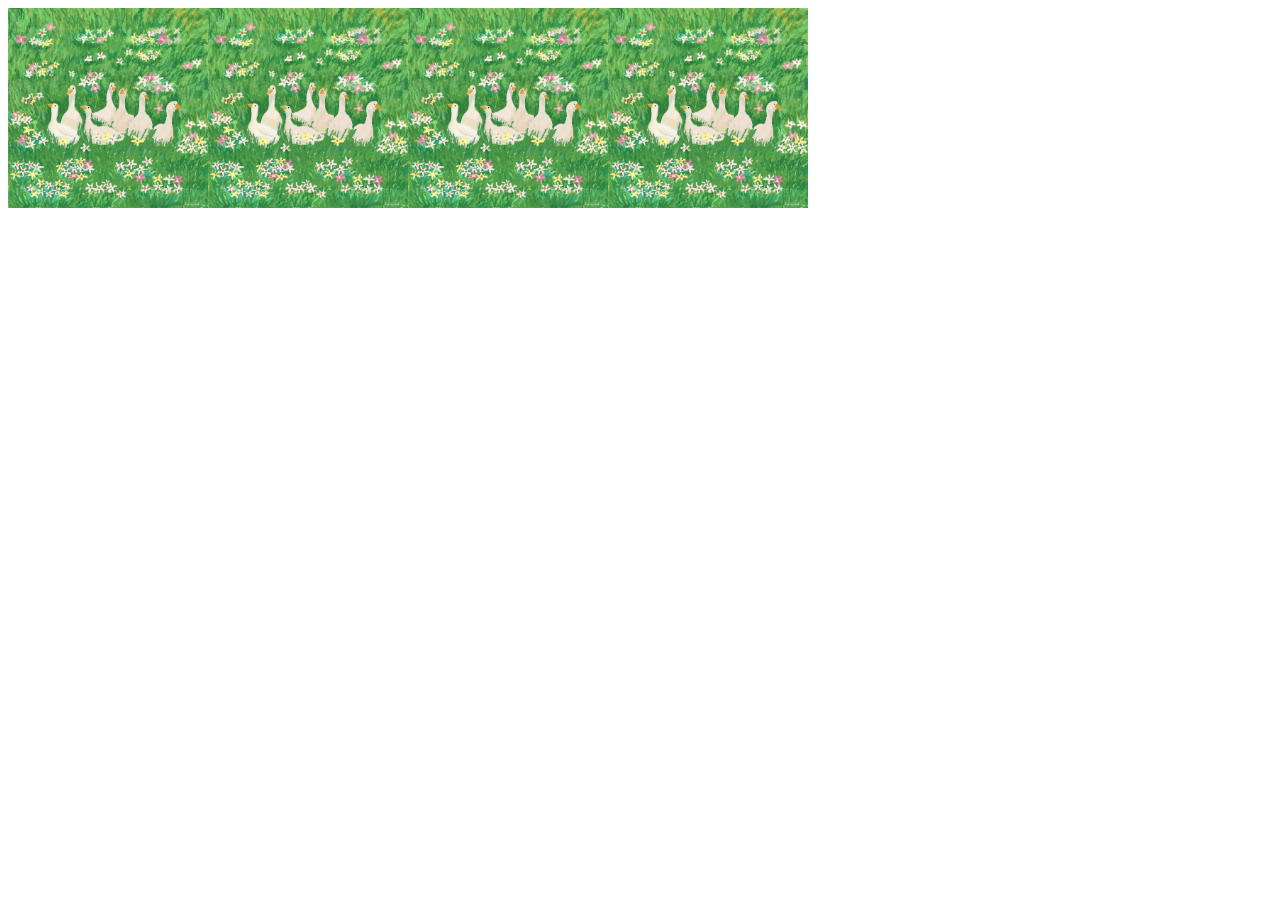
<file: 2.index.html>
<!DOCTYPE html>
<html lang="en">
<head>
    <meta charset="UTF-8">
    <meta name="viewport" content="width=device-width, initial-scale=1.0">
    <title>Document</title>
    <style>
        .content{
            display: flex;
        }


        @media only screen and (max-width: 768px){
            .content{
                display: grid;
                grid-template-columns: auto auto;
                gap: 10px;
                padding: 10px;

            }
            
        
    </style>
</head>
<body>
<div class="content">
    <div class="t1">
        <img src="img/convit.jpg" alt="" width="200px" height="200px">
    </div>
    <div class="t2">
        <img src="img/convit.jpg" alt="" width="200px" height="200px">
    </div>
    <div class="t3">
        <img src="img/convit.jpg" alt="" width="200px" height="200px">
    </div>
    <div class="t4">
        <img src="img/convit.jpg" alt="" width="200px" height="200px">
    </div>

</div> 
</body>
</html>
</file>
<file: btvn_3.1/style.css>
.container {
  max-width: 1000px;
  position: relative;
  margin: auto;
}

.slide {
  display: none;
}

.prev, .next {
  cursor: pointer;
  position: absolute;
  top: 50%;
  margin-top: -22px;
  padding: 16px;
}


.next {
  right: 0;
  border-radius: 3px 0 0 3px;
}
</file>
<file: btvn_3.2/style.css>
* {
    box-sizing: border-box;
  }
  
  img {
    vertical-align: middle;
  }
  .container {
    position: relative;
  }

  .mySlides {
    display: none;
  }
  
  .cursor {
    cursor: pointer;
  }
  

  .prev,
  .next {
    cursor: pointer;
    position: absolute;
    top: 40%;
    width: auto;
    padding: 16px;
    margin-top: -50px;
    color: white;
    font-weight: bold;
    font-size: 20px;
    border-radius: 0 3px 3px 0;
    user-select: none;
    -webkit-user-select: none;
  }
  
  /* Position the "next button" to the right */
  .next {
    right: 0;
    border-radius: 3px 0 0 3px;
  }
  
  /* On hover, add a black background color with a little bit see-through */
  .prev:hover,
  .next:hover {
    background-color: rgba(0, 0, 0, 0.8);
  }
  
  /* Number text (1/3 etc) */
  .numbertext {
    color: #f2f2f2;
    font-size: 12px;
    padding: 8px 12px;
    position: absolute;
    top: 0;
  }
  
  /* Container for image text */
  .caption-container {
    text-align: center;
    background-color: #222;
    padding: 2px 16px;
    color: white;
  }
  
  .row:after {
    content: "";
    display: table;
    clear: both;
  }
  
  /* Six columns side by side */
  .column {
    float: left;
    width: 16.66%;
  }
  
  /* Add a transparency effect for thumnbail images */
  .demo {
    opacity: 0.6;
  }
  
  .active,
  .demo:hover {
    opacity: 1;
  }
</file>
<file: thuc_hanh/style.css>
.header {
    top: 0;


}

.logo-mid {
    margin-right: 35px;
    width: 170px;
    display: flex;
    align-items: center;
    justify-content: center;
}

.nav>li>a {
    color: #252a2b;
    position: relative;
    margin: 0;
    padding: 0;
    white-space: nowrap;
    display: block;
    font-size: 15px;
    padding: 20px 0;
    margin: 0 11px;
    position: relative;
    text-transform: uppercase;
    font-weight: bold;
}

.title_1 {
    display: flex;
    justify-content: center;
}

h2 a {
    color: #252a2b;
    line-height: 1.1;
    font-weight: bold;
    font-size: 30px;
}

.owl-item.active>div:after {
  
}

.owl-item.center>div:after {
    content: 'center';
}

.owl-item.active.center>div:after {
    content: 'active center';
}

.owl-item>div:after {
    font-family: sans-serif;
    font-size: 24px;
    font-weight: bold;
}
</file>
<file: Thực hành buổi 4/style.css>
.logo-mid{
    justify-content: center;
    margin-right: 55px;
    align-items: center;
    width: 100px;
    display: flex;

}
.nav>li>a{
    position: relative;
    display: block;
    justify-content: flex-start;
    font-size: 15px;
    color: #333;
    line-height: 1.4;
    font-family: Helvetica, sans-serif;
    font-weight: bold;

}
.header{
    background-color: white;
    position: fixed;
    height: 70px;
    width: 100%;
    padding-top: 10px;
    z-index: 1000;
}
h2{
    display: flex;
    justify-content: center;
    font-weight: bolder;
    font-size: 30px;
    line-height: 1.1;
    color: black;
}
.owl-item.active>div:after {

}

.owl-item.center>div:after {
    content: 'center';
}

.owl-item.active.center>div:after {
    content: 'active center';
}

.owl-item>div:after {
    font-family: sans-serif;
    font-size: 24px;
    font-weight: bold;
}
.view-more-box>a{
    background: #fff;
    color: #000;
    padding: 10px 10px;
    text-transform: uppercase;
    display: inline-block;
    border: 1px solid #000;
    transition: 0.2s;
    text-align: center;
    margin-left: 47%;
}
.nospace{
    border-collapse: collapse;
    border-spacing: 0;
}
.footer{
    margin: 0 auto;
    padding: 0 40px;
    color: #000;
    background-color: #dbdbdb;
}
button{
    border: none;
}
</file>
